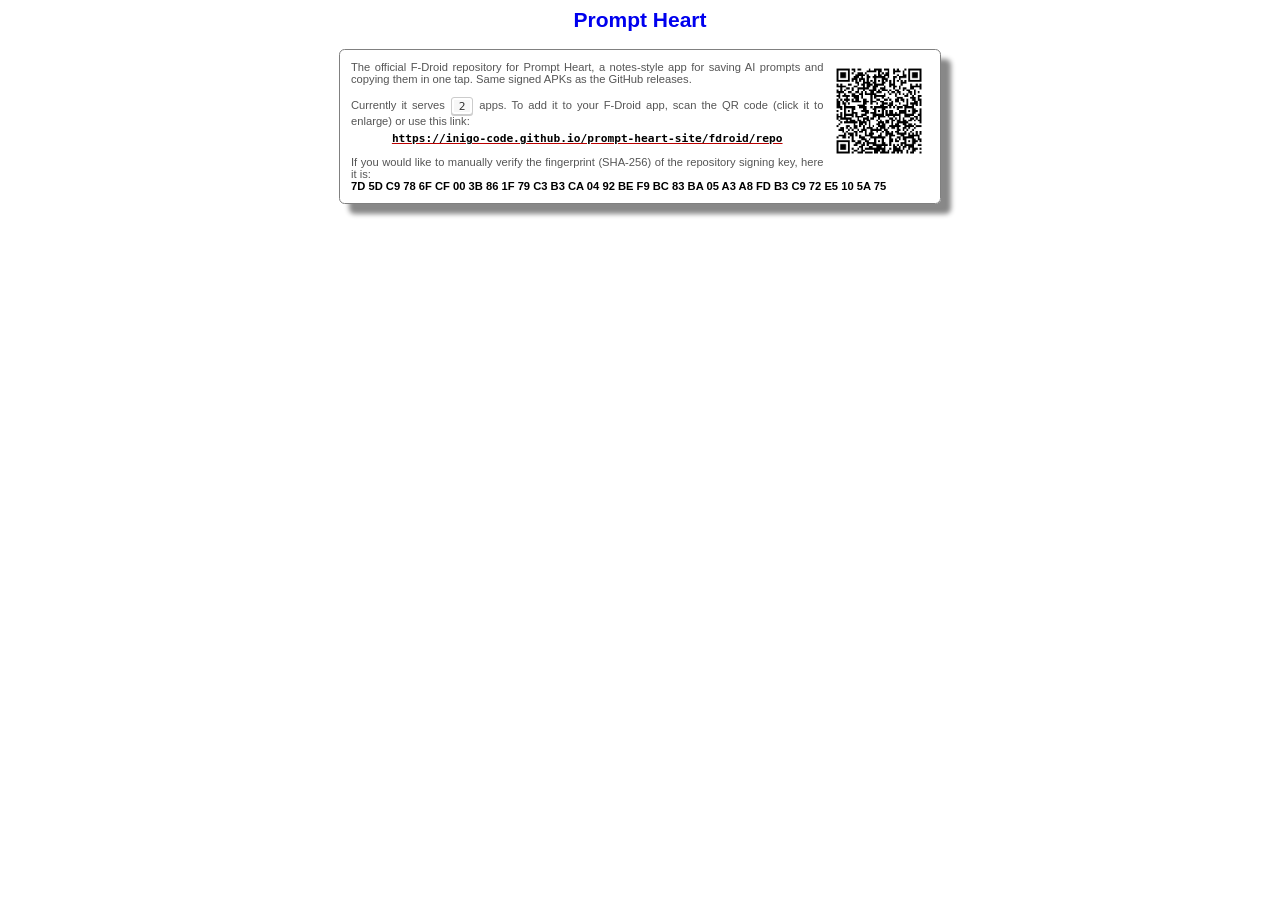
<file: fdroid/repo/index.html>
<!-- auto-generated - fdroid index updates will overwrite this file -->
<!DOCTYPE html PUBLIC "-//W3C//DTD HTML 4.01 Transitional//EN">
<html>
  <head>
    <meta content="text/html; charset=utf-8" http-equiv="Content-Type">
    <meta content="width=device-width; initial-scale=1.0; minimum-scale=0.5; maximum-scale=2.0; user-scalable=1;" name="viewport">
    <title>
   Prompt Heart
    </title>
    <base href="index.html">
    <link href="index.css" rel="stylesheet" type="text/css">
    <link href="icons/icon.png" rel="icon" type="image/png">
    <link href="icons/icon.png" rel="shortcut icon" type="image/png">
    <meta content="Prompt Heart" property="og:site_name">
    <meta content="Prompt Heart" property="og:title">
    <meta content property="og:determiner">
    <meta content="The official F-Droid repository for Prompt Heart, a notes-style app for saving AI prompts and copying them in one tap. Same signed APKs as the GitHub releases." property="og:description">
    <meta content="index,nofollow" name="robots">
  </head>
  <body>
    <h2>
      Prompt Heart
    </h2>
    <div id="intro">
      <p style="margin-bottom:.2em;">
        <span style="float:right;width:100px;margin-left:.5em;">
          <a href="index.png" title="QR: test">
            <img alt="QR: test" src="index.png" width="100">
          </a>
        </span>
        The official F-Droid repository for Prompt Heart, a notes-style app for saving AI prompts and copying them in one tap. Same signed APKs as the GitHub releases.
        <br>
        <br>
        Currently it serves
        <kbd>
          2
        </kbd>
        apps. To add it to your F-Droid app, scan the QR code (click it to enlarge) or use this link:
      </p>
      <p class="center" style="margin-top:.5em">
        <a href="https://fdroid.link/#https://inigo-code.github.io/prompt-heart-site/fdroid/repo?fingerprint=7D5DC9786FCF003B861F79C3B3CA0492BEF9BC83BA05A3A8FDB3C972E5105A75">
          <code style="color:#000000;font-weight:bold;">
            https://inigo-code.github.io/prompt-heart-site/fdroid/repo
          </code>
        </a>
      </p>
      <p>
        If you would like to manually verify the fingerprint (SHA-256) of the repository signing key, here it is:
        <br>
        <blockcode style="color:#000000;font-weight:bold;">
          7D 5D C9 78 6F CF 00 3B 86 1F 79 C3 B3 CA 04 92 BE F9 BC 83 BA 05 A3 A8 FD B3 C9 72 E5 10 5A 75
        </blockcode>
      </p>
    </div>
  </body>
</html>
</file>
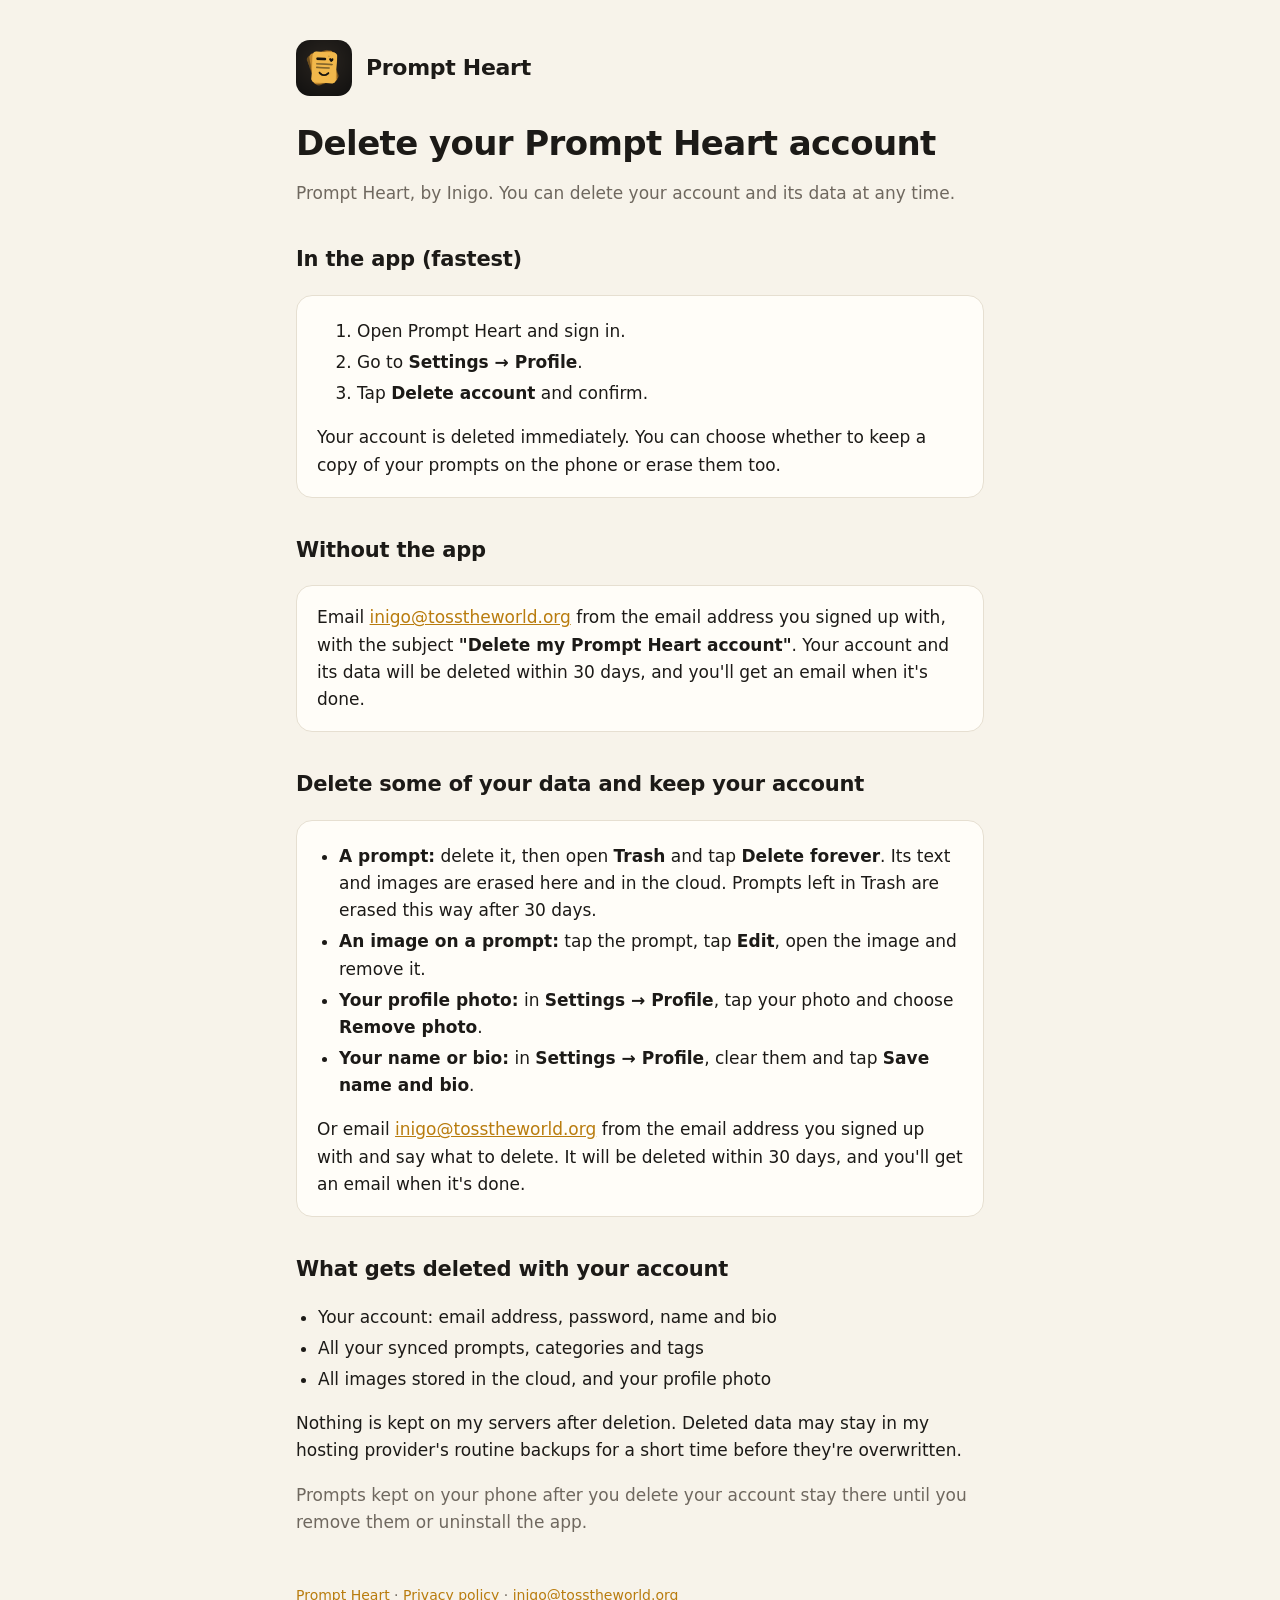
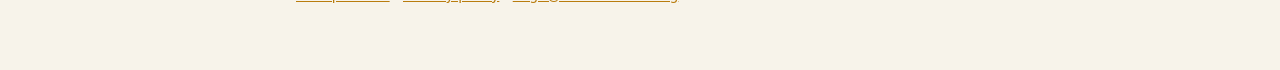
<file: delete-account.html>
<!doctype html>
<html lang="en">
<head>
<meta charset="utf-8">
<meta name="viewport" content="width=device-width, initial-scale=1">
<meta name="color-scheme" content="light dark">
<title>Delete Your Account · Prompt Heart</title>
<meta name="description" content="How to delete your Prompt Heart account and its data.">
<link rel="icon" href="icon.png">
<link rel="stylesheet" href="style.css">
</head>
<body>
<main>
  <header class="brand"><img src="icon.png" alt=""><a href="./">Prompt Heart</a></header>
  <h1>Delete your Prompt Heart account</h1>
  <p class="muted">Prompt Heart, by Inigo. You can delete your account and its data at any time.</p>

  <h2>In the app (fastest)</h2>
  <div class="card">
    <ol>
      <li>Open Prompt Heart and sign in.</li>
      <li>Go to <strong>Settings → Profile</strong>.</li>
      <li>Tap <strong>Delete account</strong> and confirm.</li>
    </ol>
    <p>Your account is deleted immediately. You can choose whether to keep a copy of your prompts on the phone or erase them too.</p>
  </div>

  <h2>Without the app</h2>
  <div class="card">
    <p>Email <a href="mailto:inigo@tosstheworld.org?subject=Delete%20my%20Prompt%20Heart%20account">inigo@tosstheworld.org</a> from the email address you signed up with, with the subject <strong>"Delete my Prompt Heart account"</strong>. Your account and its data will be deleted within 30 days, and you'll get an email when it's done.</p>
  </div>

  <h2 id="some-data">Delete some of your data and keep your account</h2>
  <div class="card">
    <ul>
      <li><strong>A prompt:</strong> delete it, then open <strong>Trash</strong> and tap <strong>Delete forever</strong>. Its text and images are erased here and in the cloud. Prompts left in Trash are erased this way after 30 days.</li>
      <li><strong>An image on a prompt:</strong> tap the prompt, tap <strong>Edit</strong>, open the image and remove it.</li>
      <li><strong>Your profile photo:</strong> in <strong>Settings → Profile</strong>, tap your photo and choose <strong>Remove photo</strong>.</li>
      <li><strong>Your name or bio:</strong> in <strong>Settings → Profile</strong>, clear them and tap <strong>Save name and bio</strong>.</li>
    </ul>
    <p>Or email <a href="mailto:inigo@tosstheworld.org?subject=Delete%20some%20of%20my%20Prompt%20Heart%20data">inigo@tosstheworld.org</a> from the email address you signed up with and say what to delete. It will be deleted within 30 days, and you'll get an email when it's done.</p>
  </div>

  <h2>What gets deleted with your account</h2>
  <ul>
    <li>Your account: email address, password, name and bio</li>
    <li>All your synced prompts, categories and tags</li>
    <li>All images stored in the cloud, and your profile photo</li>
  </ul>
  <p>Nothing is kept on my servers after deletion. Deleted data may stay in my hosting provider's routine backups for a short time before they're overwritten.</p>
  <p class="muted">Prompts kept on your phone after you delete your account stay there until you remove them or uninstall the app.</p>

  <footer><a href="./">Prompt Heart</a> · <a href="privacy.html">Privacy policy</a> · <a href="mailto:inigo@tosstheworld.org">inigo@tosstheworld.org</a></footer>
</main>
</body>
</html>
</file>
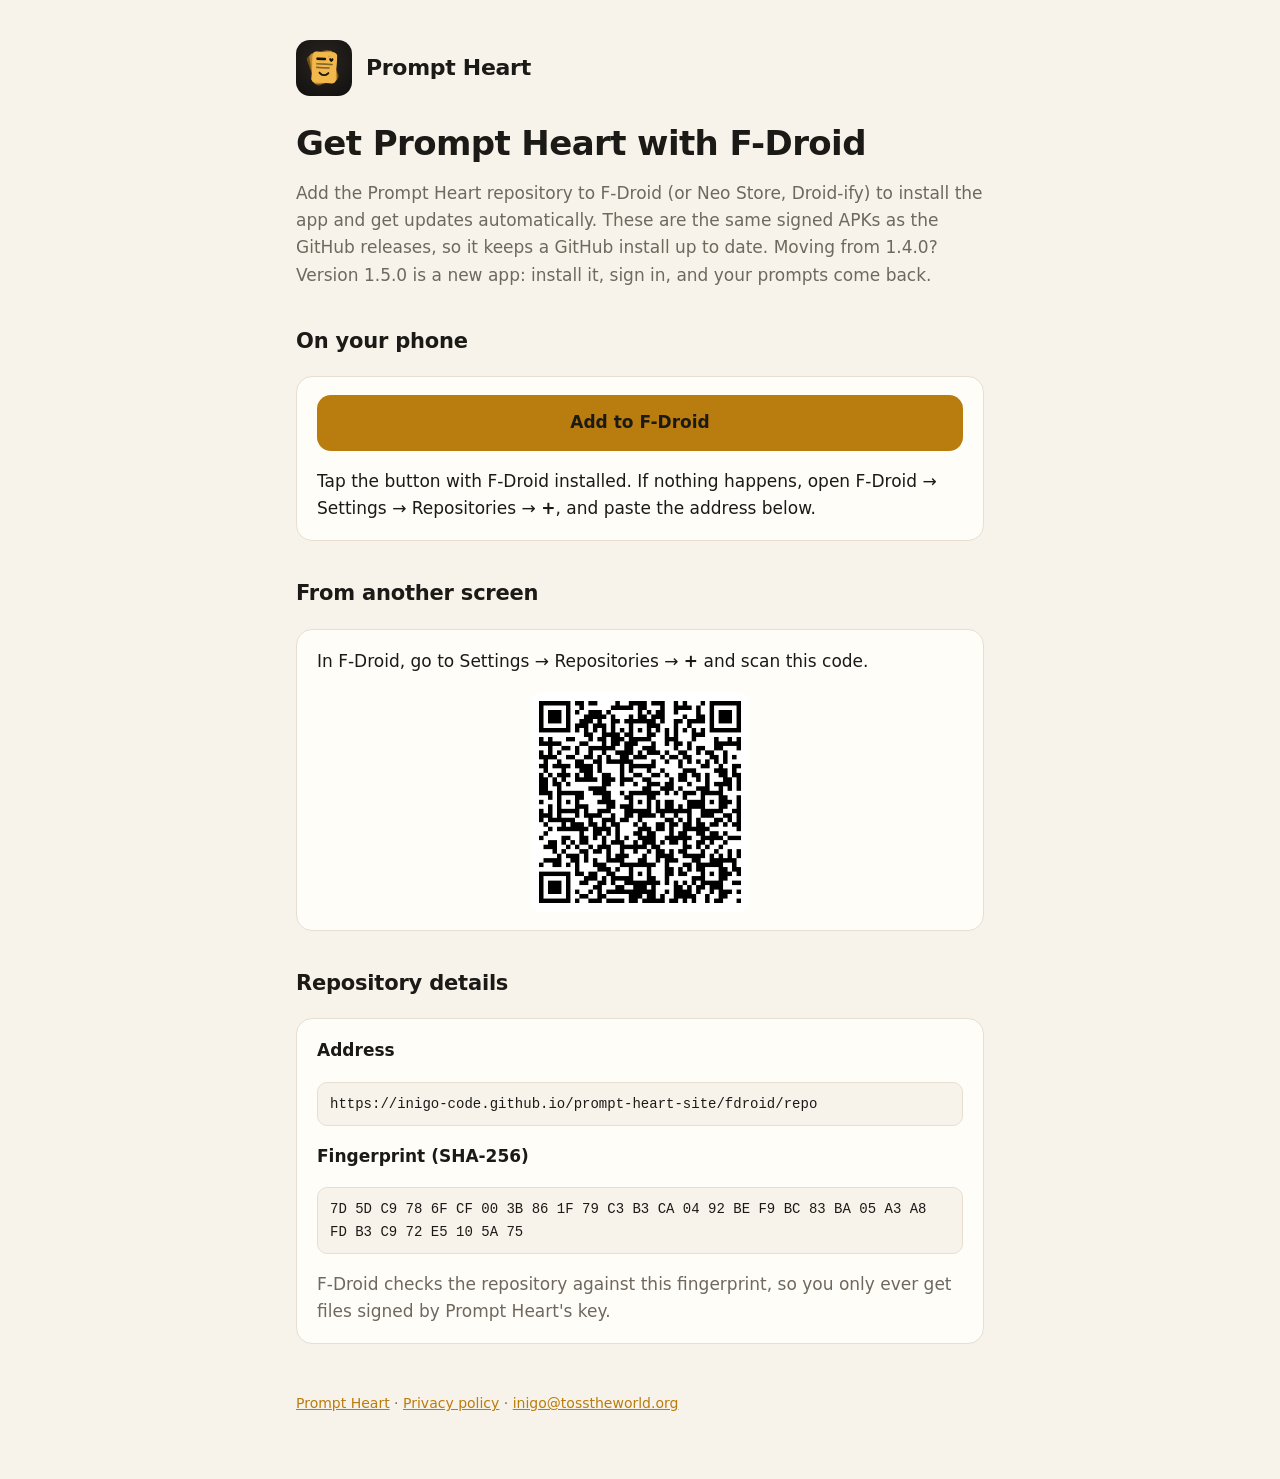
<file: fdroid.html>
<!doctype html>
<html lang="en">
<head>
<meta charset="utf-8">
<meta name="viewport" content="width=device-width, initial-scale=1">
<meta name="color-scheme" content="light dark">
<title>Get It on F-Droid · Prompt Heart</title>
<meta name="description" content="Install Prompt Heart and get automatic updates with F-Droid.">
<link rel="icon" href="icon.png">
<link rel="stylesheet" href="style.css">
<style>
  .qr { display: block; width: 220px; max-width: 100%; margin: 8px auto; border-radius: 12px; background: #fff; }
  .button { display: block; text-align: center; background: var(--accent); color: #1c1a17; font-weight: 800; text-decoration: none; border-radius: 14px; padding: 14px 18px; margin: 14px 0; }
  code.wrap { display: block; overflow-wrap: anywhere; font-size: 14px; background: var(--bg); border: 1px solid var(--border); border-radius: 10px; padding: 10px 12px; }
</style>
</head>
<body>
<main>
  <header class="brand"><img src="icon.png" alt=""><a href="./">Prompt Heart</a></header>
  <h1>Get Prompt Heart with F-Droid</h1>
  <p class="muted">Add the Prompt Heart repository to F-Droid (or Neo Store, Droid-ify) to install the app and get updates automatically. These are the same signed APKs as the GitHub releases, so it keeps a GitHub install up to date. Moving from 1.4.0? Version 1.5.0 is a new app: install it, sign in, and your prompts come back.</p>

  <h2>On your phone</h2>
  <div class="card">
    <a class="button" href="fdroidrepos://inigo-code.github.io/prompt-heart-site/fdroid/repo?fingerprint=7D5DC9786FCF003B861F79C3B3CA0492BEF9BC83BA05A3A8FDB3C972E5105A75">Add to F-Droid</a>
    <p>Tap the button with F-Droid installed. If nothing happens, open F-Droid → Settings → Repositories → <strong>+</strong>, and paste the address below.</p>
  </div>

  <h2>From another screen</h2>
  <div class="card">
    <p>In F-Droid, go to Settings → Repositories → <strong>+</strong> and scan this code.</p>
    <img class="qr" src="fdroid-qr.png" alt="QR code for the Prompt Heart F-Droid repository">
  </div>

  <h2>Repository details</h2>
  <div class="card">
    <p><strong>Address</strong></p>
    <code class="wrap">https://inigo-code.github.io/prompt-heart-site/fdroid/repo</code>
    <p><strong>Fingerprint (SHA-256)</strong></p>
    <code class="wrap">7D 5D C9 78 6F CF 00 3B 86 1F 79 C3 B3 CA 04 92 BE F9 BC 83 BA 05 A3 A8 FD B3 C9 72 E5 10 5A 75</code>
    <p class="muted">F-Droid checks the repository against this fingerprint, so you only ever get files signed by Prompt Heart's key.</p>
  </div>

  <footer><a href="./">Prompt Heart</a> · <a href="privacy.html">Privacy policy</a> · <a href="mailto:inigo@tosstheworld.org">inigo@tosstheworld.org</a></footer>
</main>
</body>
</html>
</file>
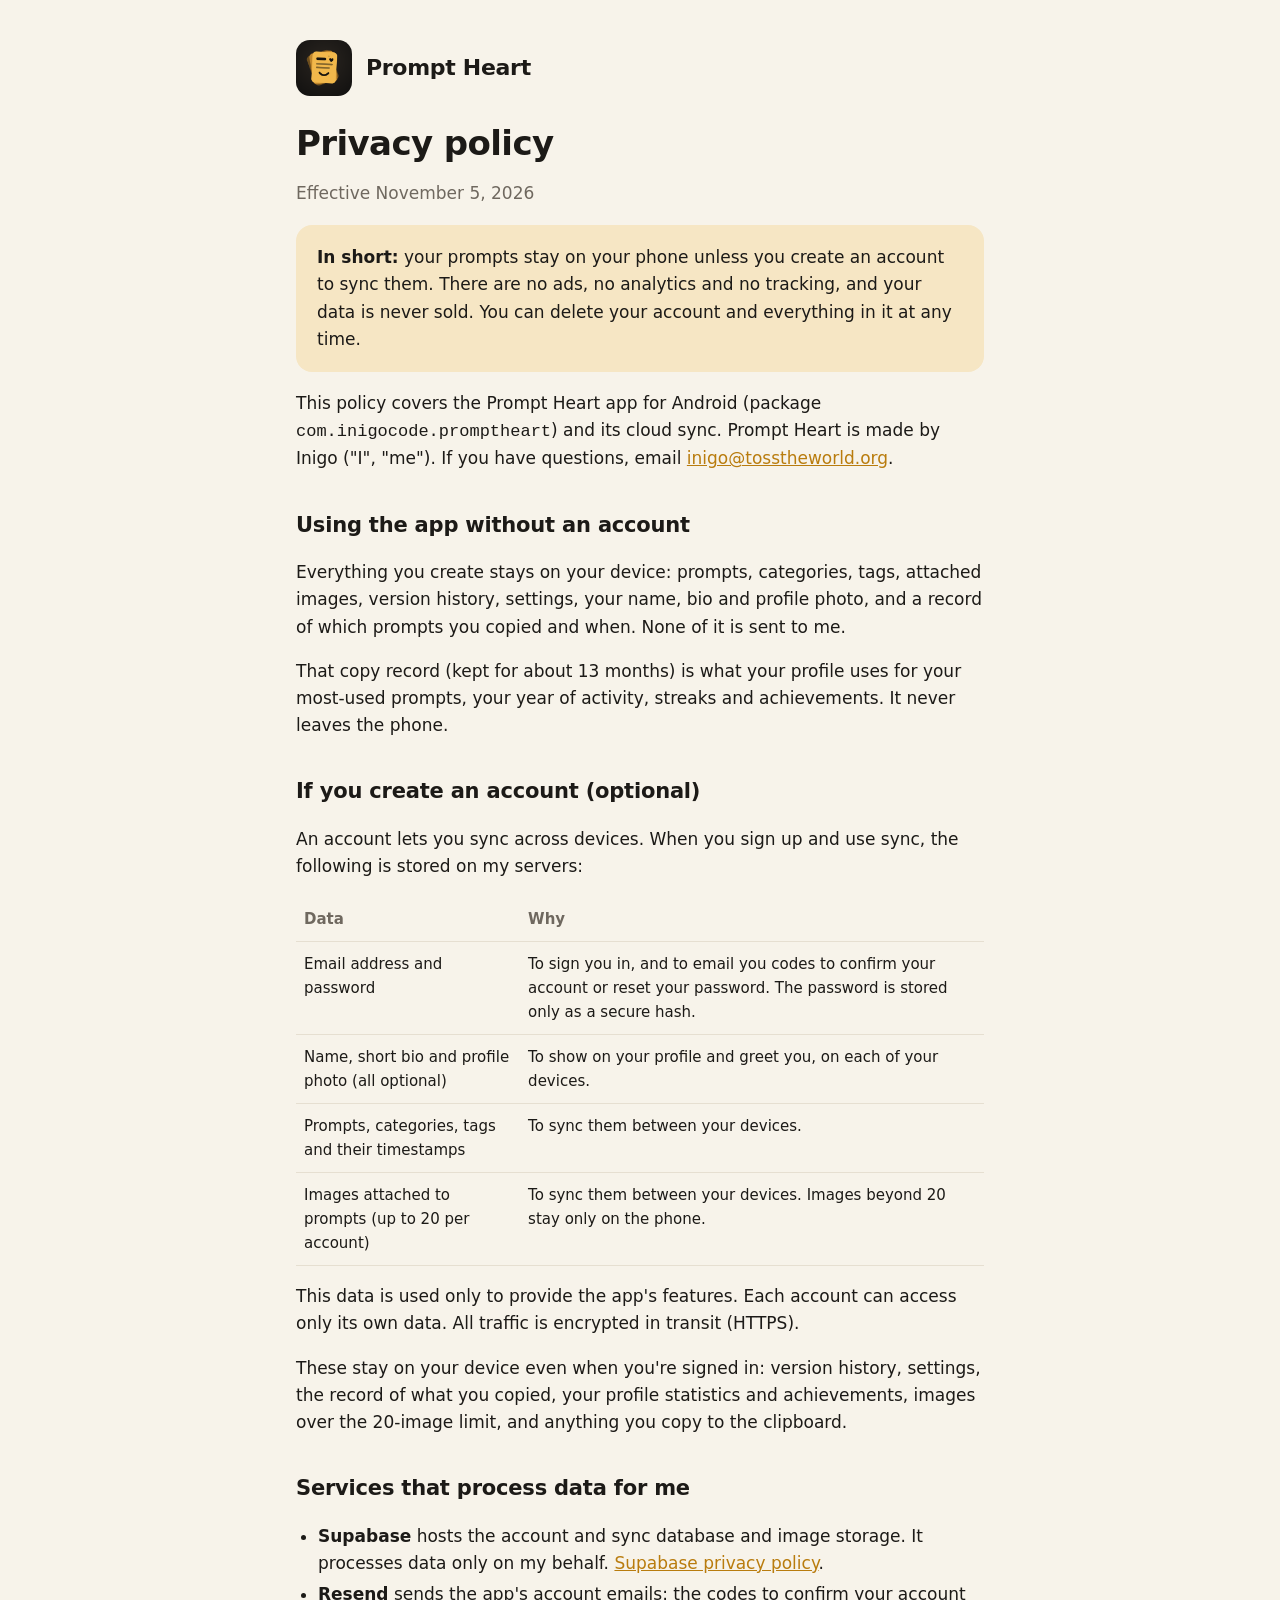
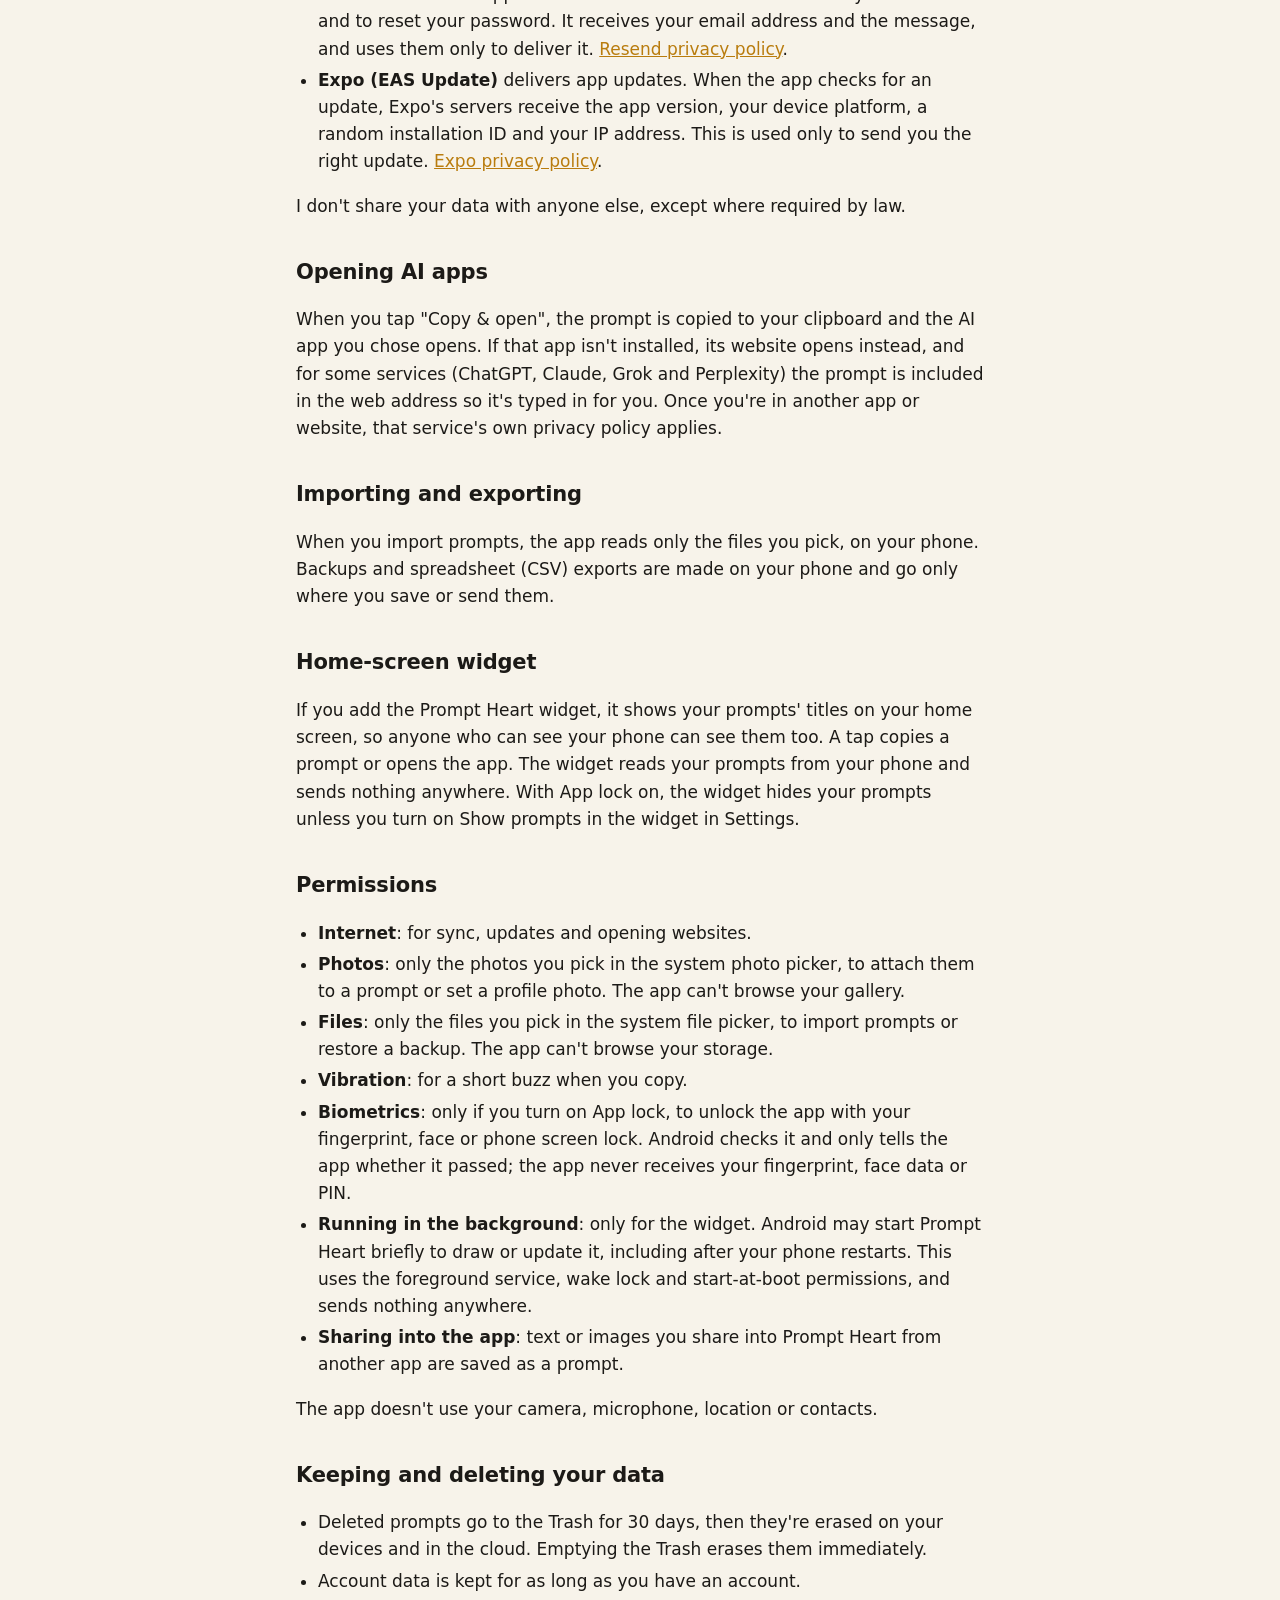
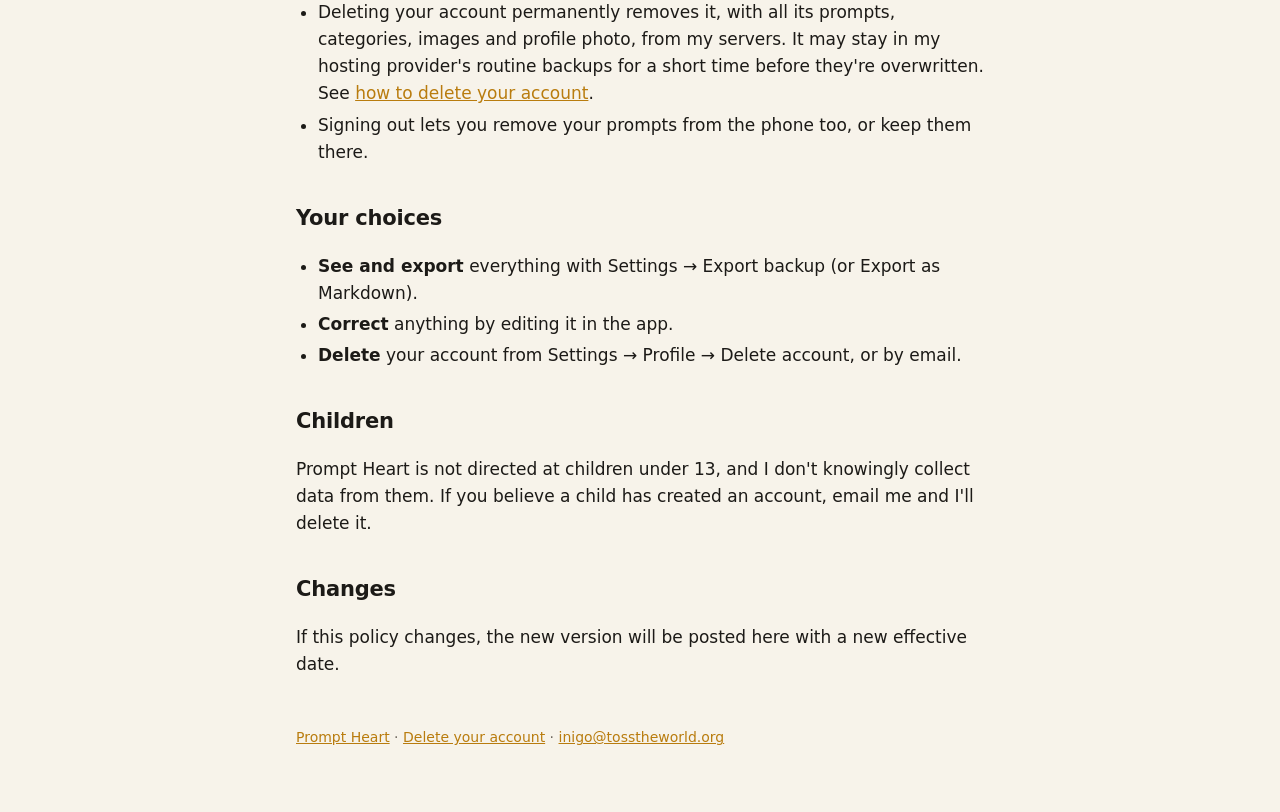
<file: privacy.html>
<!doctype html>
<html lang="en">
<head>
<meta charset="utf-8">
<meta name="viewport" content="width=device-width, initial-scale=1">
<meta name="color-scheme" content="light dark">
<title>Privacy Policy · Prompt Heart</title>
<meta name="description" content="How Prompt Heart handles your data.">
<link rel="icon" href="icon.png">
<link rel="stylesheet" href="style.css">
</head>
<body>
<main>
  <header class="brand"><img src="icon.png" alt=""><a href="./">Prompt Heart</a></header>
  <h1>Privacy policy</h1>
  <p class="muted">Effective November 5, 2026</p>

  <div class="card highlight">
    <strong>In short:</strong> your prompts stay on your phone unless you create an account to sync them. There are no ads, no analytics and no tracking, and your data is never sold. You can delete your account and everything in it at any time.
  </div>

  <p>This policy covers the Prompt Heart app for Android (package <code>com.inigocode.promptheart</code>) and its cloud sync. Prompt Heart is made by Inigo ("I", "me"). If you have questions, email <a href="mailto:inigo@tosstheworld.org">inigo@tosstheworld.org</a>.</p>

  <h2>Using the app without an account</h2>
  <p>Everything you create stays on your device: prompts, categories, tags, attached images, version history, settings, your name, bio and profile photo, and a record of which prompts you copied and when. None of it is sent to me.</p>
  <p>That copy record (kept for about 13 months) is what your profile uses for your most-used prompts, your year of activity, streaks and achievements. It never leaves the phone.</p>

  <h2>If you create an account (optional)</h2>
  <p>An account lets you sync across devices. When you sign up and use sync, the following is stored on my servers:</p>
  <table>
    <tr><th>Data</th><th>Why</th></tr>
    <tr><td>Email address and password</td><td>To sign you in, and to email you codes to confirm your account or reset your password. The password is stored only as a secure hash.</td></tr>
    <tr><td>Name, short bio and profile photo (all optional)</td><td>To show on your profile and greet you, on each of your devices.</td></tr>
    <tr><td>Prompts, categories, tags and their timestamps</td><td>To sync them between your devices.</td></tr>
    <tr><td>Images attached to prompts (up to 20 per account)</td><td>To sync them between your devices. Images beyond 20 stay only on the phone.</td></tr>
  </table>
  <p>This data is used only to provide the app's features. Each account can access only its own data. All traffic is encrypted in transit (HTTPS).</p>
  <p>These stay on your device even when you're signed in: version history, settings, the record of what you copied, your profile statistics and achievements, images over the 20-image limit, and anything you copy to the clipboard.</p>

  <h2>Services that process data for me</h2>
  <ul>
    <li><strong>Supabase</strong> hosts the account and sync database and image storage. It processes data only on my behalf. <a href="https://supabase.com/privacy">Supabase privacy policy</a>.</li>
    <li><strong>Resend</strong> sends the app's account emails: the codes to confirm your account and to reset your password. It receives your email address and the message, and uses them only to deliver it. <a href="https://resend.com/legal/privacy-policy">Resend privacy policy</a>.</li>
    <li><strong>Expo (EAS Update)</strong> delivers app updates. When the app checks for an update, Expo's servers receive the app version, your device platform, a random installation ID and your IP address. This is used only to send you the right update. <a href="https://expo.dev/privacy">Expo privacy policy</a>.</li>
  </ul>
  <p>I don't share your data with anyone else, except where required by law.</p>

  <h2>Opening AI apps</h2>
  <p>When you tap "Copy &amp; open", the prompt is copied to your clipboard and the AI app you chose opens. If that app isn't installed, its website opens instead, and for some services (ChatGPT, Claude, Grok and Perplexity) the prompt is included in the web address so it's typed in for you. Once you're in another app or website, that service's own privacy policy applies.</p>

  <h2>Importing and exporting</h2>
  <p>When you import prompts, the app reads only the files you pick, on your phone. Backups and spreadsheet (CSV) exports are made on your phone and go only where you save or send them.</p>

  <h2>Home-screen widget</h2>
  <p>If you add the Prompt Heart widget, it shows your prompts' titles on your home screen, so anyone who can see your phone can see them too. A tap copies a prompt or opens the app. The widget reads your prompts from your phone and sends nothing anywhere. With App lock on, the widget hides your prompts unless you turn on Show prompts in the widget in Settings.</p>

  <h2>Permissions</h2>
  <ul>
    <li><strong>Internet</strong>: for sync, updates and opening websites.</li>
    <li><strong>Photos</strong>: only the photos you pick in the system photo picker, to attach them to a prompt or set a profile photo. The app can't browse your gallery.</li>
    <li><strong>Files</strong>: only the files you pick in the system file picker, to import prompts or restore a backup. The app can't browse your storage.</li>
    <li><strong>Vibration</strong>: for a short buzz when you copy.</li>
    <li><strong>Biometrics</strong>: only if you turn on App lock, to unlock the app with your fingerprint, face or phone screen lock. Android checks it and only tells the app whether it passed; the app never receives your fingerprint, face data or PIN.</li>
    <li><strong>Running in the background</strong>: only for the widget. Android may start Prompt Heart briefly to draw or update it, including after your phone restarts. This uses the foreground service, wake lock and start-at-boot permissions, and sends nothing anywhere.</li>
    <li><strong>Sharing into the app</strong>: text or images you share into Prompt Heart from another app are saved as a prompt.</li>
  </ul>
  <p>The app doesn't use your camera, microphone, location or contacts.</p>

  <h2>Keeping and deleting your data</h2>
  <ul>
    <li>Deleted prompts go to the Trash for 30 days, then they're erased on your devices and in the cloud. Emptying the Trash erases them immediately.</li>
    <li>Account data is kept for as long as you have an account.</li>
    <li>Deleting your account permanently removes it, with all its prompts, categories, images and profile photo, from my servers. It may stay in my hosting provider's routine backups for a short time before they're overwritten. See <a href="delete-account.html">how to delete your account</a>.</li>
    <li>Signing out lets you remove your prompts from the phone too, or keep them there.</li>
  </ul>

  <h2>Your choices</h2>
  <ul>
    <li><strong>See and export</strong> everything with Settings → Export backup (or Export as Markdown).</li>
    <li><strong>Correct</strong> anything by editing it in the app.</li>
    <li><strong>Delete</strong> your account from Settings → Profile → Delete account, or by email.</li>
  </ul>

  <h2>Children</h2>
  <p>Prompt Heart is not directed at children under 13, and I don't knowingly collect data from them. If you believe a child has created an account, email me and I'll delete it.</p>

  <h2>Changes</h2>
  <p>If this policy changes, the new version will be posted here with a new effective date.</p>

  <footer><a href="./">Prompt Heart</a> · <a href="delete-account.html">Delete your account</a> · <a href="mailto:inigo@tosstheworld.org">inigo@tosstheworld.org</a></footer>
</main>
</body>
</html>
</file>
<file: fdroid/repo/index.css>
/* auto-generated - fdroid index updates will overwrite this file */
BODY {
  font-family         : Arial, Helvetica, Sans-Serif;
  color               : #0000ee;
  background-color    : #ffffff;
}
p {
  text-align          : justify;
}
p.center {
  text-align          : center;
}
TD {
  font-family         : Arial, Helvetica, Sans-Serif;
  color               : #0000ee;
}
body,td {
  font-size           : 14px;
}
TH {
  font-family         : Arial, Helvetica, Sans-Serif;
  color               : #0000ee;
  background-color    : #F5EAD4;
}
a:link {
  color               : #bb0000;
}
a:visited {
  color               : #ff0000;
}
.zitat {
  margin-left         : 1cm;
  margin-right        : 1cm;
  font-style          : italic;
}
#intro {
  border-spacing      : 1em;
  border              : 1px solid gray;
  border-radius       : 0.5em;
  box-shadow          : 10px 10px 5px #888;
  margin              : 1.5em;
  font-size           : .9em;
  width               : 600px;
  max-width           : 90%;
  display             : table;
  margin-left         : auto;
  margin-right        : auto;
  font-size           : .8em;
  color               : #555555;
}
#intro > p {
  margin-top          : 0;
}
#intro p:last-child {
  margin-bottom       : 0;
}
.last {
  border-bottom       : 1px solid black;
  padding-bottom      : .5em;
  text-align          : center;
}
table {
  border-collapse     : collapse;
}
h2 {
  text-align          : center;
}
.perms {
  font-family         : monospace;
  font-size           : .8em;
}
.repoapplist {
  display             : table;
  border-collapse     : collapse;
  margin-left         : auto;
  margin-right        : auto;
  width               : 600px;
  max-width           : 90%;
}
.approw, appdetailrow {
  display             : table-row;
}
.appdetailrow {
  display             : flex;
  padding             : .5em;
}
.appiconbig, .appdetailblock, .appdetailcell {
  display             : table-cell
}
.appiconbig {
  vertical-align      : middle;
  text-align          : center;
}
.appdetailinner {
  width               : 100%;
}
.applinkcell {
  text-align          : center;
  float               : right;
  width               : 100%;
  margin-bottom       : .1em;
}
.paddedlink {
  margin              : 1em;
}
.approw {
  border-spacing      : 1em;
  border              : 1px solid gray;
  border-radius       : 0.5em;
  padding             : 0.5em;
  margin              : 1.5em;
}
.appdetailinner .appdetailrow:first-child {
  background-color    : #d5d5d5;
}
.appdetailinner .appdetailrow:first-child .appdetailcell {
  min-width           : 33%;
  flex                : 1 33%;
  text-align          : center;
}
.appdetailinner .appdetailrow:first-child .appdetailcell:first-child {
  text-align          : left;
}
.appdetailinner .appdetailrow:first-child .appdetailcell:last-child {
  float               : none;
  text-align          : right;
}
.minor-details {
  font-size           : .8em;
  color               : #555555;
}
.boldname {
  font-weight         : bold;
}
#appcount {
  text-align          : center;
  margin-bottom       : .5em;
}
kbd {
  padding             : 0.1em 0.6em;
  border              : 1px solid #CCC;
  background-color    : #F7F7F7;
  color               : #333;
  box-shadow          : 0px 1px 0px rgba(0, 0, 0, 0.2), 0px 0px 0px 2px #FFF inset;
  border-radius       : 3px;
  display             : inline-block;
  margin              : 0px 0.1em;
  text-shadow         : 0px 1px 0px #FFF;
  white-space         : nowrap;
}
div.filterline, div.repoline {
  display             : table;
  margin-left         : auto;
  margin-right        : auto;
  margin-bottom       : 1em;
  vertical-align      : middle;
  display             : table;
  font-size           : .8em;
}
.filterline form {
  display             : table-row;
}
.filterline .filtercell {
  display             : table-cell;
  vertical-align      : middle;
}
fieldset {
  float               : left;
}
fieldset select, fieldset input, #reposelect select, #reposelect input {
  font-size           : .9em;
}
.pager {
  display             : table;
  margin-left         : auto;
  margin-right        : auto;
  width               : 600px;
  max-width           : 90%;
  padding-top         : .6em;
}
/* should correspond to .repoapplist */
.pagerrow {
  display             : table-row;
}
.pagercell {
  display             : table-cell;
}
.pagercell.left {
  text-align          : left;
  padding-right       : 1em;
}
.pagercell.middle {
  text-align          : center;
  font-size           : .9em;
  color               : #555;
}
.pagercell.right {
  text-align          : right;
  padding-left        : 1em;
}
.anti {
  color               : peru;
}
.antibold {
  color               : crimson;
}
#footer {
  text-align          : center;
  margin-top          : 1em;
  font-size           : 11px;
  color               : #555;
}
#footer img {
  vertical-align      : middle;
}
@media (max-width: 600px) {
  .repoapplist {
    display             : block;
  }
  .appdetailinner, .appdetailrow {
    display             : block;
  }
  .appdetailcell {
    display             : block;
    float               : left;
    line-height         : 1.5em;
  }
}
</file>
<file: style.css>
:root {
  color-scheme: light dark;
  --bg: #f7f3ea;
  --card: #fffdf8;
  --text: #1c1a17;
  --muted: #6f685f;
  --border: #e6dfd1;
  --accent: #b97c0e;
  --accent-soft: #f6e6c4;
}
@media (prefers-color-scheme: dark) {
  :root {
    --bg: #121110;
    --card: #1c1a17;
    --text: #f2efea;
    --muted: #b9b2a8;
    --border: #2e2b27;
    --accent: #f2b84b;
    --accent-soft: #3a2f1a;
  }
}
* { box-sizing: border-box; }
html { -webkit-text-size-adjust: 100%; }
body {
  margin: 0;
  background: var(--bg);
  color: var(--text);
  font: 17px/1.6 Inter, system-ui, -apple-system, 'Segoe UI', Roboto, sans-serif;
}
main { max-width: 720px; margin: 0 auto; padding: 40px 16px 64px; }
header.brand { display: flex; align-items: center; gap: 14px; margin-bottom: 28px; }
header.brand img { width: 56px; height: 56px; border-radius: 14px; }
header.brand a { color: inherit; text-decoration: none; font-weight: 800; font-size: 22px; letter-spacing: -0.3px; }
h1 { font-size: 34px; line-height: 1.15; letter-spacing: -0.6px; margin: 0 0 8px; }
h2 { font-size: 21px; margin: 36px 0 8px; letter-spacing: -0.2px; }
p, li { color: var(--text); }
.muted { color: var(--muted); }
a { color: var(--accent); }
ul { padding-left: 22px; }
li { margin: 4px 0; }
.card {
  background: var(--card);
  border: 1px solid var(--border);
  border-radius: 16px;
  padding: 18px 20px;
  margin: 18px 0;
}
.card.highlight { background: var(--accent-soft); border-color: transparent; }
.links { display: grid; gap: 12px; margin-top: 28px; }
.links a {
  display: block;
  background: var(--card);
  border: 1px solid var(--border);
  border-radius: 14px;
  padding: 16px 18px;
  color: var(--text);
  text-decoration: none;
  font-weight: 700;
}
.links a span { display: block; font-weight: 500; color: var(--muted); font-size: 15px; }
table { width: 100%; border-collapse: collapse; font-size: 15px; }
th, td { text-align: left; padding: 10px 8px; border-bottom: 1px solid var(--border); vertical-align: top; }
th { color: var(--muted); font-weight: 700; }
footer { margin-top: 48px; font-size: 14px; color: var(--muted); }
.card > :first-child { margin-top: 0; }
.card > :last-child { margin-bottom: 0; }
</file>
